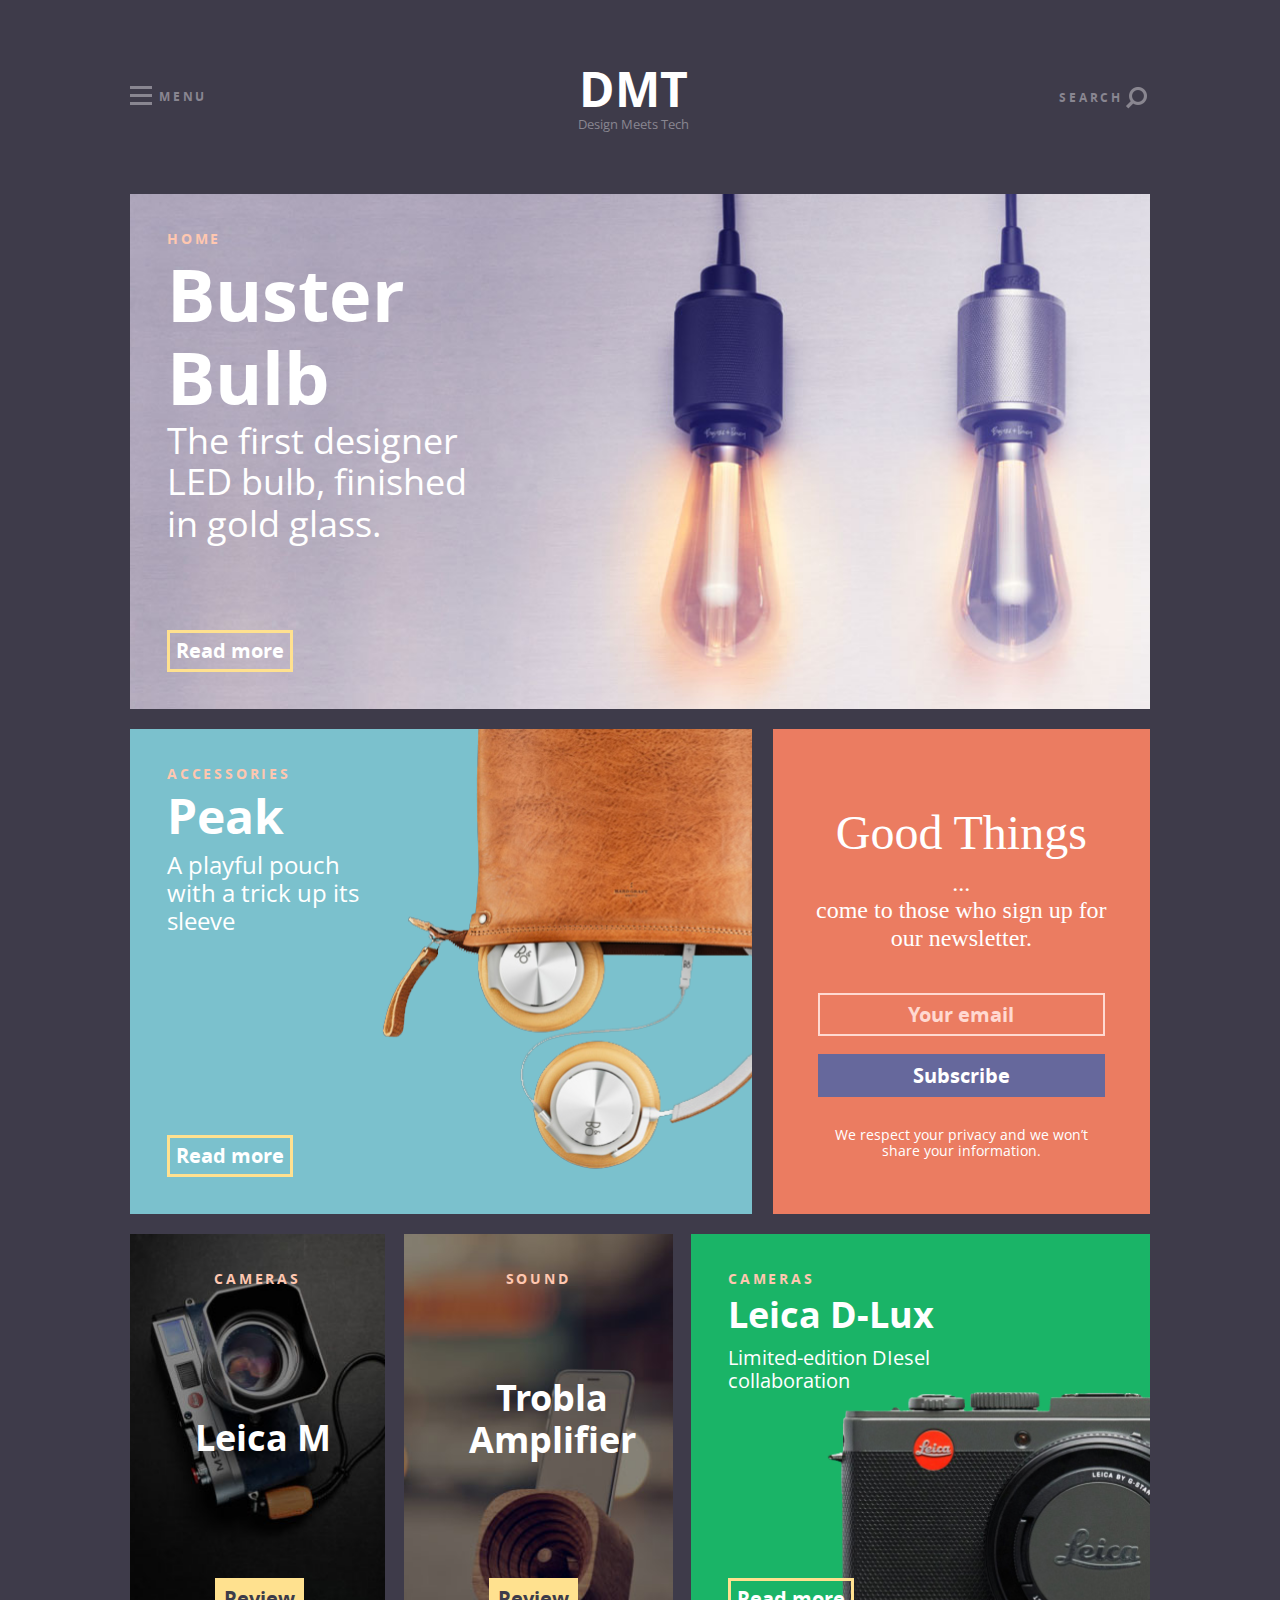
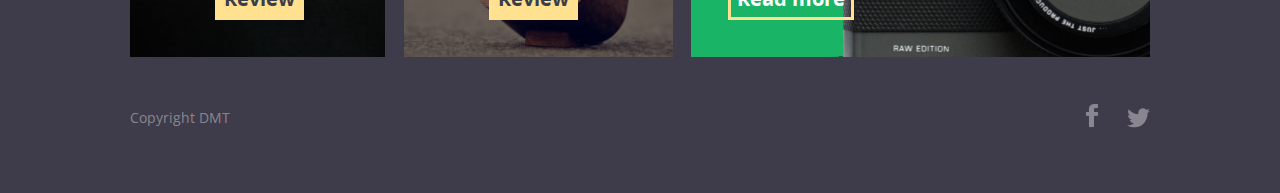
<file: index2.html>
<!DOCTYPE html>
<html lang="en">
<head>
    <meta charset="UTF-8">
    <meta name="viewport" content="width=device-width, initial-scale=1.0">
    <meta http-equiv="X-UA-Compatible" content="ie=edge">
    <title>Document</title>
    <link rel="stylesheet" href="normalize.css">
    <link rel="stylesheet" href="style2.css">
</head>
<body>
    <header id="header">
        <div class="wrapper header-flex">
            <div class="menu">
                <div class="header-menu icon"><a href="#"><img src="img/menu-i.png"></div>
                <div class="header-menu">Menu</div></a>
            </div>
            <div class="header-logo">
                <div class="logo">DMT</div>
                <p class="title-logo">Design Meets Tech</p>
            </div>

            <div class="header-search">
                <a href="#">Search</a>
            </div>
        </div>
    </header>

    <main id="main">
        <div class="wrapper">
            <div class="main-flex">
                <section class="flex-section first-section section-with-bg">
                    <p class="first-section-name">Home</p>
                    <h1 class="first-section-title">Buster Bulb</h1>
                    <div class="first-section-descr">
                        The first designer
                        LED bulb, finished
                        in gold glass.
                    </div>
                    <a class="readmore" href="#">Read more</a>
                </section>

                <section class="flex-section second-section section-with-bg">
                    <p class="second-section-name">Accessories</p>
                    <h2 class="second-section-title">Peak</h2>
                    <div class="second-section-descr">
                        A playful pouch
                        with a trick up its
                        sleeve
                    </div>
                    <a class="readmore" href="#">Read more</a>
                </section>

                <section class="flex-section third-section section-with-bg">
                    <h2 class="third-section-title">Good Things</h2>
                    <div class="third-section-descr">
                        ...<br>
                        come to those who sign up
                        for our newsletter.
                    </div>
                    <form name="subscribe" method="POST" action="#" class="form-subscribe">
                        <input type="email" name="email" value="Your email">
                        <input type="submit" value="Subscribe">
                    </form>
                    <div class="third-section-subscribe-descr">
                        We respect your privacy and we won’t<br>
                        share your information.</div>
                </section>

                <section class="flex-section fourth-section section-with-bg">
                    <div class="fourth-section-name">Cameras</div>
                    <h3 class="fourth-section-title">Leica M</h3>
                    <a class="review" href="#">Review</a>
                </section>

                <section class="flex-section firth-section section-with-bg">
                    <div class="firth-section-name">Sound</div>
                    <h3 class="firth-section-title">
                        Trobla <br>
                        Amplifier</h3>
                    <a class="review" href="#">Review</a>
                </section>

                <section class="flex-section sixth-section section-with-bg">
                    <div class="sixth-section-name">Cameras</div>
                    <h3 class="sixth-section-title">Leica D-Lux</h3>
                    <div class="sixth-section-descr">
                        Limited-edition DIesel collaboration
                    </div>
                    <a class="readmore" href="#">Read more</a>
                </section>
            </div>
        </div>
    </main>

    <footer id="footer">
        <div class="wrapper">
            <div class="footer-flex">
                <div class="copyright">Copyright DMT</div>
                <div class="social">
                    <a href="#"><img src="img/facebook-i.png" alt=""></a>
                    <a href="#"><img src="img/twitter-i.png" alt="" class="twitter"></a>
                </div>
            </div>
        </div>
    </footer>


</body>
</html>
</file>
<file: style2.css>
@import url('https://fonts.googleapis.com/css?family=Open+Sans&display=swap');

@font-face {
    font-family: 'open_sansbold';
    src: url('opensans-bold-webfont.woff2') format('woff2');
    font-weight: normal;
    font-style: normal;
}

body{
    background-color: #3e3b4a;  
}
.wrapper{
    max-width: 1020px;
    margin: 0 auto;
    margin-top: 62px;
}
a{
    text-decoration: none;
}
p{
    margin: 0;
}
.header-flex{
    align-items: center;
    display: flex;
    flex-wrap: wrap;
    justify-content: space-between;
}
.menu, .header-search{
    display: flex;
    align-items: center;
}
.icon{
    width: 22px;
    margin-right: 7px;
}
.header-logo{
    text-align: center;
}
.title-logo{
    font-size: 13px;
    color:#898691;
    margin: 0px;
    font-family: 'Open Sans', sans-serif;
}
.logo{
    font-size: 48px;
    color: white;
    font-family: 'open_sansbold';
}
.header-menu,
.header-search a{
    color: #898691;
    letter-spacing: 2.8px;
    text-transform: uppercase;
    font-size: 12px;
    font-family: 'open_sansbold';
}
.header-search a{
    padding-right: 27px;
    background: url(img/search-i.png) no-repeat 66px center;
    height: 25px;
    line-height: 25px;
}
.main-flex{
    display: flex;
    flex-wrap: wrap;
    justify-content: space-between;
}
.flex-section{
    margin-bottom: 20px;
    padding: 37px;
    display: flex;
    flex-direction: column;
    align-items: flex-start;
    box-sizing: border-box;
    position: relative;
    
}
.section-with-bg{
    background-repeat: no-repeat;
    background-position: center;
    background-size: cover;
    box-sizing: border-box;
}
.first-section{
    flex-basis: 100%;
    background-image: url(img/foto-1.jpg);
    margin: 0 0 20px 0; 
    height: 515px;
  
}
.first-section-name{
    text-transform: uppercase;
    color: #ffc7b0;
    font-size: 14px;
    font-family: 'open_sansbold';
    letter-spacing: 2.8px;
    margin-bottom: 7px;
}
.first-section-title{
    max-width: 235px;
    font-size: 72px;
    color:#ffffff;
    margin: 0;
    font-family: 'open_sansbold';

}
.first-section-descr{
    max-width: 320px;
    color: #ffffff;
    font-size: 36px;
    margin-bottom: 75px;
    font-family: 'Open Sans', sans-serif;
}

.readmore{
    /*margin: auto;*/
    position: absolute;
    bottom: 37px;
    left: 37px;
    color: #ffffff;
    font-size: 20px;
    line-height: 36px;
    border: 3px solid #ffe18f;
    box-sizing: border-box;
    height: 42px;
    padding: 0px 6px; 
    font-family: 'open_sansbold';
}

.second-section{
    flex-basis: 61%;
    background-color: #7bc1cd;
    background-image: url(img/foto-2.png); 
    margin: 0 20px 20px 0;
    height: 485px;
    
}
.second-section-name{
    text-transform: uppercase;
    color: #ffc7b0;
    font-size: 14px;
    font-family: 'open_sansbold';
    letter-spacing: 2.8px;
    margin-bottom: 7px;
}
.second-section-title{
    max-width: 237px;
    font-size: 48px;
    color:#ffffff;
    margin: 0;
    font-family: 'open_sansbold';
    margin-bottom: 7px;
}
.second-section-descr{
    max-width: 195px;
    color: #ffffff;
    font-size: 24px;
    margin-bottom: 75px;
    font-family: 'Open Sans', sans-serif;
}

.third-section{
    display: flex;
    flex-direction: column;
    justify-content: center;
    align-items: center;
    flex-basis: 37%;
    background-image: url(img/foto-3.jpg);
    background-color: #eb7b61;
    color: #ffffff;
    text-align: center;
    margin: 0 0 20px 0;
    height: 485px;
}
.third-section-title{
    margin-top: 20px;
    font-family: 'Times New Roman', Times, serif;
    font-weight: 400;
    text-align: center;
    font-size: 48px;
    margin-bottom: 10px;

}
.third-section-descr{
    font-size: 24px;
    font-family: 'Times New Roman', Times, serif;
   margin-bottom: 40px;
    text-align: center;

}
input{
    width: 287px; 
    padding: 10px 0px;
    outline: none;
    color: #ffd9d1;
    font-size: 20px;
    font-family: 'open_sansbold';
}
input[type="email"]{
    background: none;
    padding: 8px 0px;
    border: 2px solid #ffd9d1;
    box-sizing: border-box;
    margin-bottom: 18px;  
    text-align: center;
}
input[type="submit"]{
    background: #66689c;
    border: none;  
    color: #ffffff;
    margin-bottom: 30px;
    
}
.third-section-subscribe-descr{
    font-size: 14px;
    font-family: 'Open Sans', sans-serif; 
}

.fourth-section{
    flex-basis: 25%;
    background-image: url(img/foto-4.jpg);
    
    height: 423px;
}
.fourth-section-name{
    text-transform: uppercase;
    color: #ffc7b0;
    font-size: 14px;
    font-family: 'open_sansbold';
    letter-spacing: 2.8px;
    margin: 0 auto;
     
}
.fourth-section-title{
    font-size: 36px;
    color:#ffffff;
    margin: 0;
    margin-top: 130px;
    padding-left: 28px;
    font-family: 'open_sansbold';
    
}
.fourth-section-descr{
    max-width: 195px;
    color: #ffffff;
    font-size: 24px;
    font-family: 'Open Sans', sans-serif;
}
.review{
  /*margin: auto;*/
    position: absolute;
    bottom: 37px;
    left: 85px;
    color: #3d3c4a;
    font-size: 20px;
    line-height: 36px;
    border: 3px solid #ffe18f;
    box-sizing: border-box;
    height: 42px;
    padding: 0px 6px;
    background-color: #ffe18f;
    font-family: 'open_sansbold';
}
.firth-section{
    flex-basis: 25%;
    background-image: url(img/foto-5.jpg);
    height: 423px;  
}
.firth-section-name{
    text-transform: uppercase;
    color: #ffc7b0;
    font-size: 14px;
    font-family: 'open_sansbold';
    letter-spacing: 2.8px;
    margin: 0 auto;
}
.firth-section-title{
    font-size: 36px;
    color:#ffffff;
    margin: 0;
    margin-top: 90px;
    padding-left: 28px;
    text-align: center;
    font-family: 'open_sansbold';
}
.firth-section-descr{
    max-width: 195px;
    color: #ffffff;
    font-size: 24px;
    font-family: 'Open Sans', sans-serif;
}
.sixth-section{
    flex-basis: 45%;
    background-color: #1ab467;
    background-image: url(img/foto-6.png);
    height: 423px;  
}
.sixth-section-name{
    text-transform: uppercase;
    color: #ffc7b0;
    font-size: 14px;
    font-family: 'open_sansbold';
    letter-spacing: 2.8px;
    margin-bottom: 7px;
}
.sixth-section-title{
    max-width: 207px;
    font-size: 36px;
    color:#ffffff;
    font-weight: bold;
    margin: 0;
    font-family: 'open_sansbold';
    margin-bottom: 10px;
}
.sixth-section-descr{
    max-width: 204px;
    color: #ffffff;
    font-size: 20px; 
    font-family: 'Open Sans', sans-serif;
}
.copyright{
    color: #898691;
    font-size: 14px;
    font-family: 'Open Sans', sans-serif;
}
#footer .footer-flex{
    margin-top: -35px;
    margin-bottom: 60px;
    align-items: center;
    display: flex;
    justify-content: space-between;
}
.twitter{
    margin-left: 24px;
}

@media (max-width: 1015px){
    .wrapper{
        margin-top: 20px;
    }
    .header-flex {
        padding: 0 10px;
    }
    .second-section {
        flex-basis: 50%;
        margin-right: 0;
    }
    .third-section{
        flex-basis: 47%;
    }
    .fourth-section, .firth-section{
        flex-basis: 30%;
        padding: 20px;
    }
    .sixth-section{
        flex-basis: 35%;
        padding: 20px;
    }
    #footer .footer-flex{
        padding: 0 10px;
        margin-bottom: 25px;  
    }
}
@media (max-width: 738px){
        .second-section{      
        flex-basis: 100%;
    }
       .third-section{
        flex-basis: 49%;
        padding: 15px;
       }
       .fourth-section{
        flex-basis: 49%;
        height: 485px;
       }
       .fourth-section-title{
        margin:  auto;
       }
       .firth-section {
           flex-basis: 49%;
       }
       .firth-section-title{
        margin: auto;
       }
       .sixth-section{
           flex-basis: 49%;
       }
}
@media (max-width: 638px){
    .third-section{
        flex-basis: 100%;
        height: 385px;
    }
    .fourth-section{
        height: 423px;
    }
    .sixth-section{
        flex-basis: 100%;
    }
}

@media(max-width: 478px){
    .fourth-section{
        flex-basis: 100%;
    }
    .firth-section{
        flex-basis: 100%;
    }
    .firth-section-title {
        margin: auto;
        padding-left: 0;
    }
}

@media (max-width: 320px){
    .wrapper{
        margin-top: 20px;
    }
    .first-section{
        height: 420px;
        padding: 25px;
    }
    .first-section-title{
        font-size: 60px;
    }
    
    .first-section-descr{
        font-size: 28px;
    }
    
    .second-section {
        height: 400px;
        flex-basis: 100%;
        margin-right: 0;
        padding: 25px;
    }
    .second-section-descr {
        margin-bottom: 55px;
    }

    .third-section{
        flex-basis: 100%;
        margin-right: 0;
        height: 400px;
    }
    .third-section-title{
        font-size: 32px;
        margin-bottom: 0;
        white-space: nowrap;
    }
    .third-section-descr{
        font-size: 26px;
    }

    input{
        width: 60%; 
        font-size: 20px;
        padding: 10px 0px;
    }
    .fourth-section{
        flex-basis: 100%;
        margin-right: 0;
        height: 350px;
        padding: 25px;
    }
    .fourth-section-title{
        margin-top: 90px;
        text-align: center;
        padding-left: 0;
    }
    .firth-section{
        flex-basis: 100%;
        margin-right: 0;
        height: 350px;
        font-size: 44px;
        padding: 25px;
    }
    .firth-section-title{
    margin-top: 10px;
}
    .sixth-section{
        flex-basis: 100%;
        margin-right: 0;
        height: 350px;
        padding: 25px;
    }
    .review{
        margin-top: 10px;
}
}
</file>
